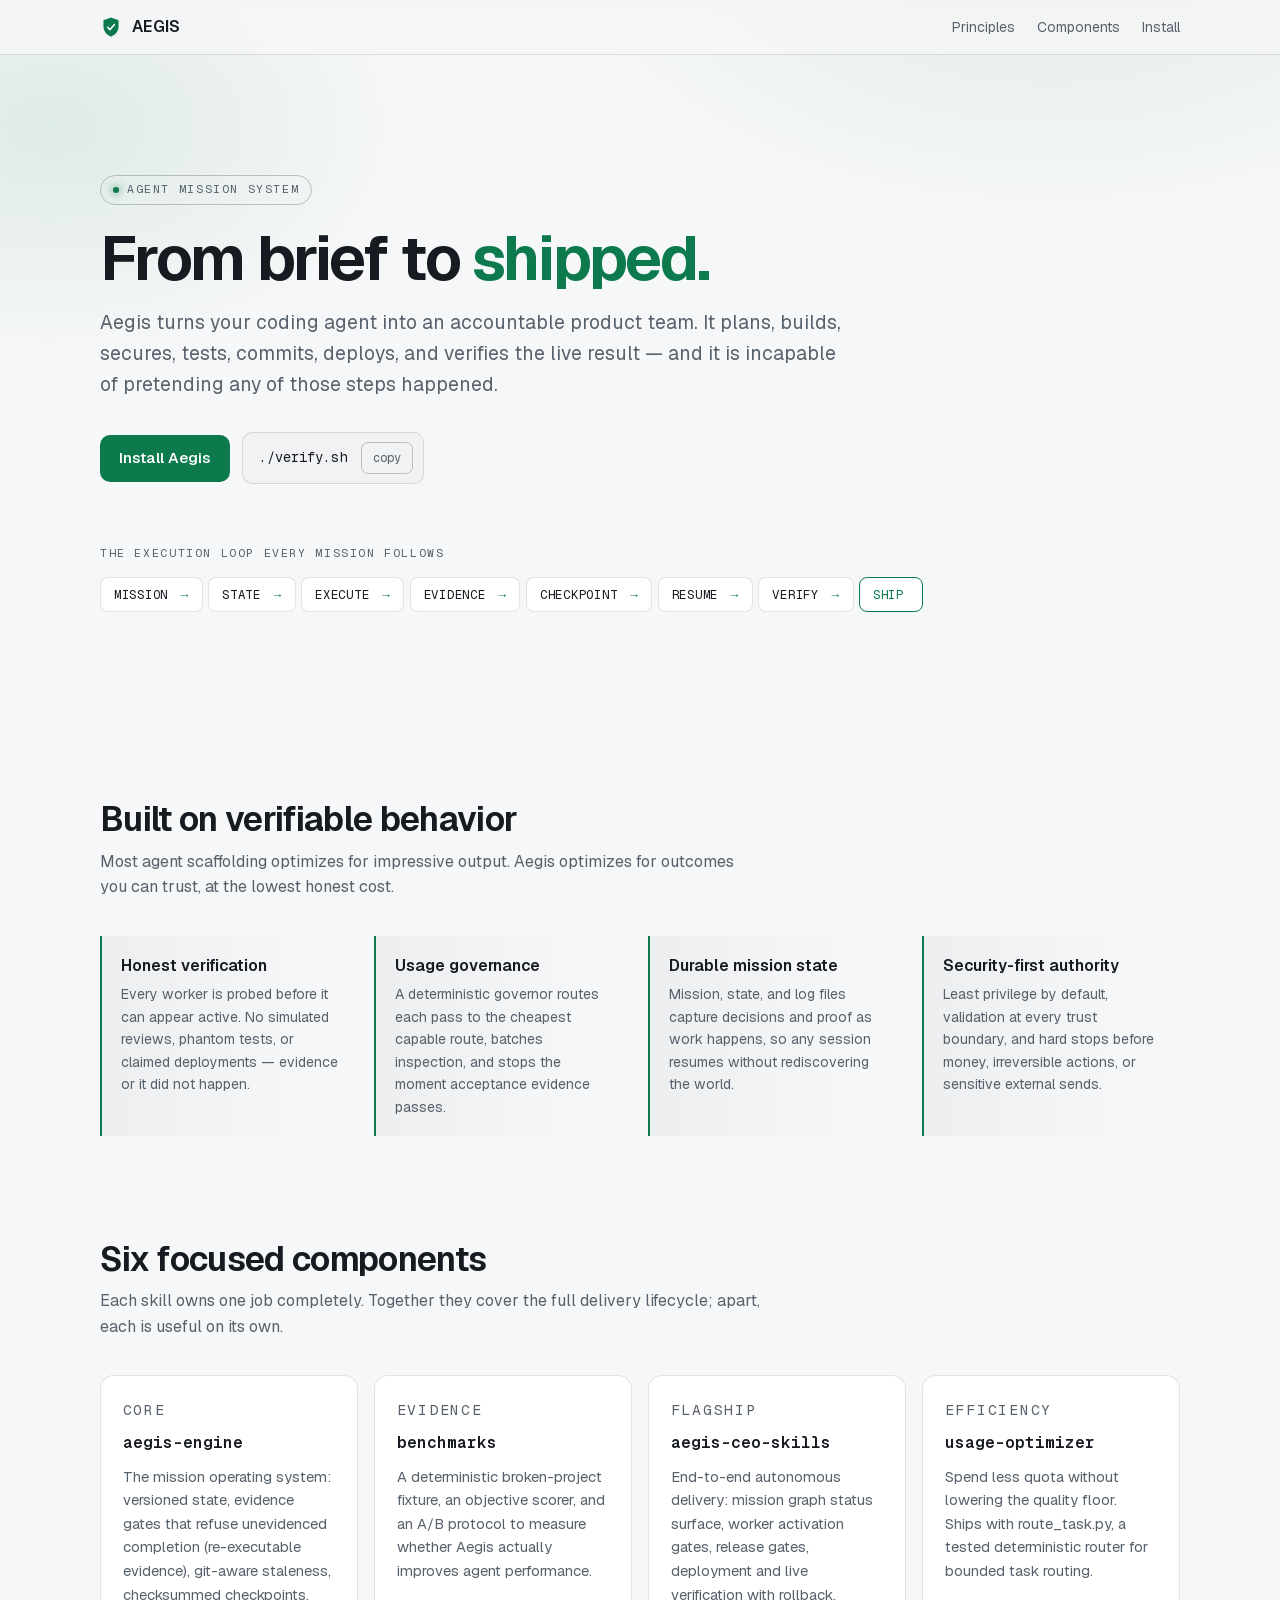
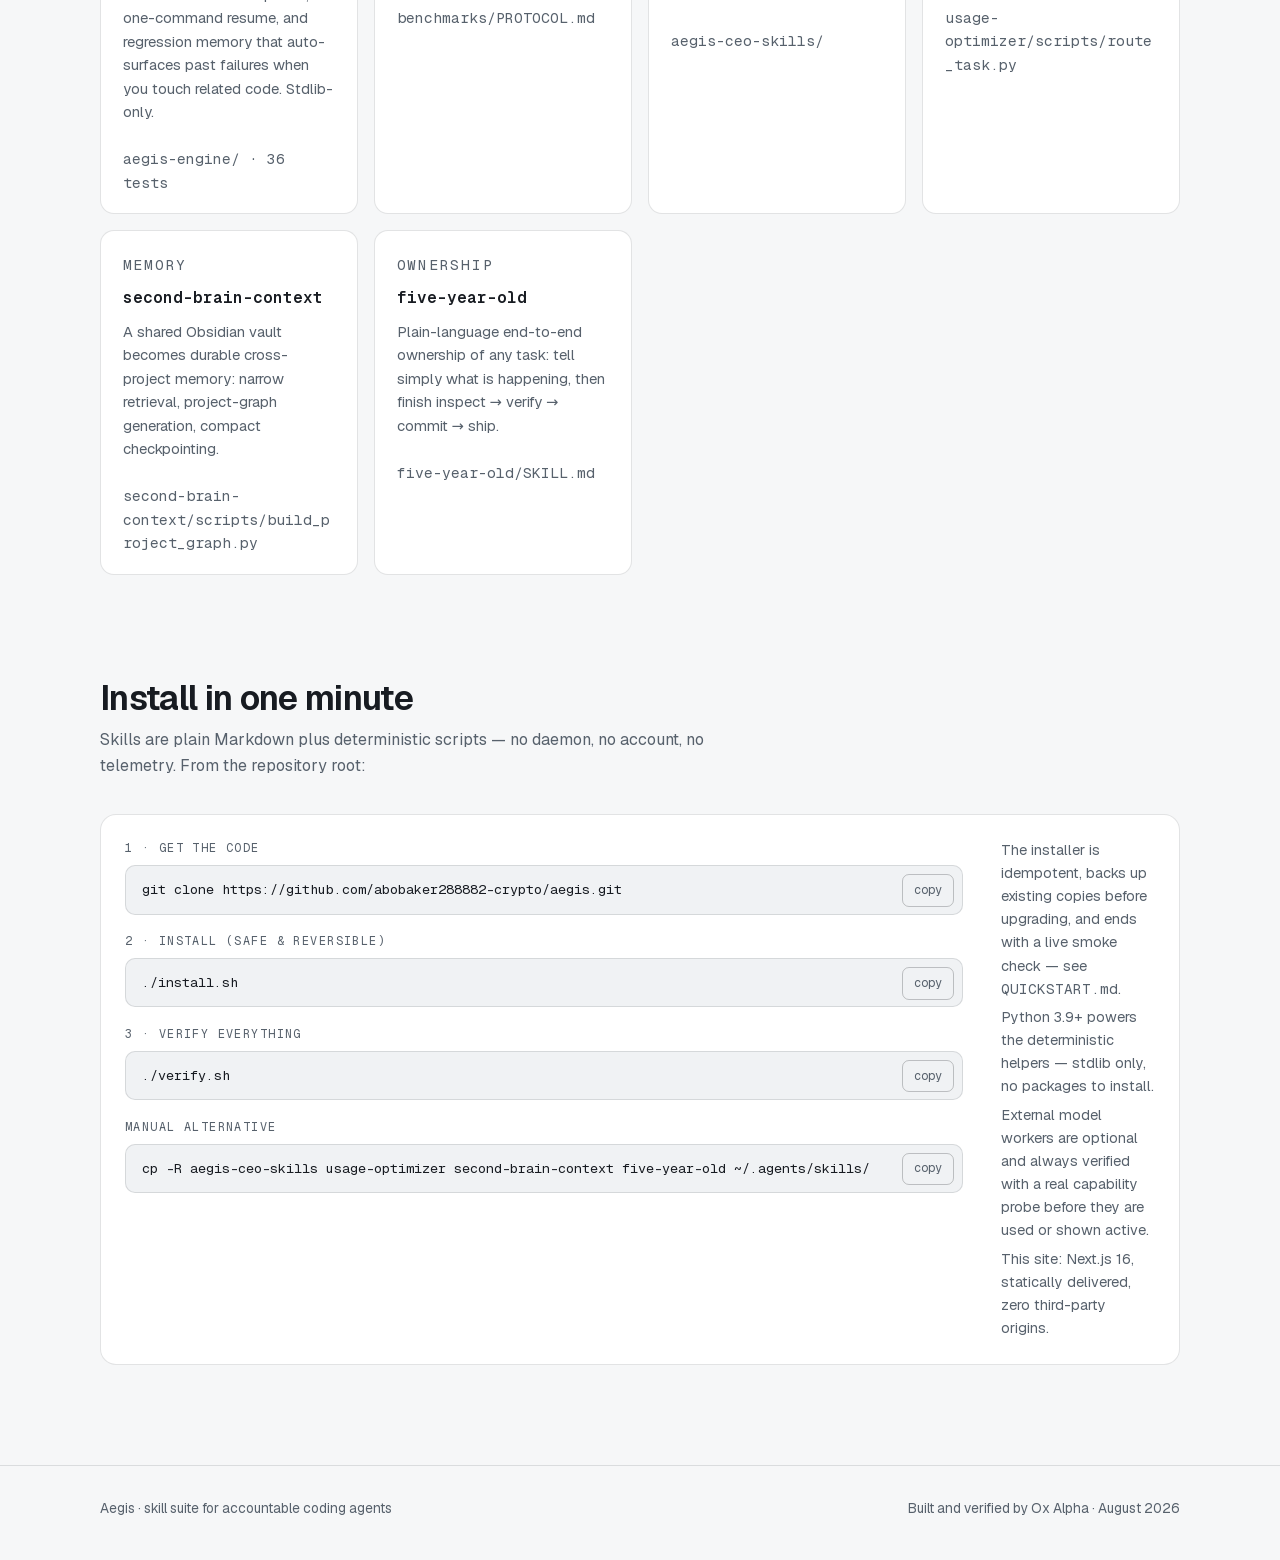
<file: index.html>
<!DOCTYPE html><html lang="en"><head><meta charSet="utf-8"/><meta name="viewport" content="width=device-width, initial-scale=1"/><link rel="stylesheet" href="/_next/static/css/index.B1SCf3bv.css" data-rsc-css-href="/_next/static/css/index.B1SCf3bv.css" data-precedence="vite-rsc/importer-resources"/><link rel="modulepreload" fetchPriority="low" href="/_next/static/chunks/index--sifxvEa.js"/><script src="/_next/static/chunks/rolldown-runtime-C60lm6uB.js" type="module" async=""></script><script src="/_next/static/chunks/framework-BaE7mD_r.js" type="module" async=""></script><script src="/_next/static/chunks/app-elements-Drg5O4vw.js" type="module" async=""></script><script src="/_next/static/chunks/hash-D0ldriCF.js" type="module" async=""></script><script src="/_next/static/chunks/record-BdkTR7AP.js" type="module" async=""></script><script src="/_next/static/chunks/app-rsc-cache-busting-L8lBxkGq.js" type="module" async=""></script><script src="/_next/static/chunks/app-rsc-render-mode-IDJu5NEE.js" type="module" async=""></script><script src="/_next/static/chunks/headers-MnPyToYO.js" type="module" async=""></script><script src="/_next/static/chunks/protocol-headers-BwkNXebS.js" type="module" async=""></script><script src="/_next/static/chunks/deployment-id-DFhHa9wO.js" type="module" async=""></script><script src="/_next/static/chunks/navigation-errors-wvgRKjB-.js" type="module" async=""></script><link rel="modulepreload" href="/_next/static/chunks/layout-segment-context-BoirKyIN.js" crossorigin=""/><link rel="modulepreload" href="/_next/static/chunks/link-x7YLPnR6.js" crossorigin=""/><link rel="modulepreload" href="/_next/static/chunks/query-DDhZxhdQ.js" crossorigin=""/><link rel="modulepreload" href="/_next/static/chunks/CopyButton-BSLIUMZZ.js" crossorigin=""/><title>Aegis — Ship outcomes, not artifacts</title><meta name="description" content="A skill suite that turns your coding agent into an accountable product team: plan, build, secure, test, commit, deploy, and verify live — without faking any step."/><meta property="og:title" content="Aegis — Ship outcomes, not artifacts"/><meta property="og:description" content="Turn your coding agent into an accountable product team: plan, build, secure, test, deploy, and verify live — without faking any step."/><meta property="og:url" content="https://abobaker288882-crypto.github.io/"/><meta property="og:site_name" content="Aegis"/><meta property="og:type" content="website"/><meta property="og:image" content="http://localhost:3000/og.png"/><meta property="og:image:width" content="1200"/><meta property="og:image:height" content="630"/><meta property="og:image:alt" content="Aegis — from brief to shipped"/><meta name="twitter:card" content="summary_large_image"/><meta name="twitter:title" content="Aegis — Ship outcomes, not artifacts"/><meta name="twitter:description" content="Turn your coding agent into an accountable product team — without faking any step."/><meta name="twitter:image" content="http://localhost:3000/og.png"/><meta name="theme-color" content="#f6f7f8" media="(prefers-color-scheme: light)"/><meta name="theme-color" content="#0a0c0f" media="(prefers-color-scheme: dark)"/><script>Object.assign(((self[Symbol.for("vinext.navigationRuntime")]??={bootstrap:{routeManifest:null},functions:{}}).bootstrap.rsc??={rsc:[]}),{params:{},nav:{"pathname":"/","searchParams":[]}})</script><link rel="modulepreload" href="/_next/static/chunks/index--sifxvEa.js" />
</head><body><header class="site-header"><div class="container"><a href="/" class="brand" aria-label="Aegis home"><svg width="22" height="22" viewBox="0 0 32 32" aria-hidden="true"><path d="M16 2l11 4v9c0 7.5-4.7 12.6-11 15C9.7 27.6 5 22.5 5 15V6z" fill="var(--accent)"></path><path d="M11.2 16.4l3.3 3.3 6.3-7" fill="none" stroke="var(--on-accent)" stroke-width="2.4" stroke-linecap="round" stroke-linejoin="round"></path></svg>AEGIS</a><nav class="site-nav" aria-label="Primary"><a href="#principles">Principles</a><a href="#components">Components</a><a href="#install">Install</a></nav></div></header><main><section class="hero"><div class="container"><p class="eyebrow">Agent mission system</p><h1>From brief to <em>shipped.</em></h1><p class="lede">Aegis turns your coding agent into an accountable product team. It plans, builds, secures, tests, commits, deploys, and verifies the live result — and it is incapable of pretending any of those steps happened.</p><div class="hero-actions"><a class="btn btn-primary" href="#install">Install Aegis</a><span class="install-chip"><code>./verify.sh</code><button type="button" class="copy-btn" data-copied="false" aria-label="Copy to clipboard">copy</button></span></div><div class="pipeline-section"><p class="pipeline-label" id="pipeline-label">The execution loop every mission follows</p><ol class="pipeline" aria-labelledby="pipeline-label"><li>MISSION</li><li>STATE</li><li>EXECUTE</li><li>EVIDENCE</li><li>CHECKPOINT</li><li>RESUME</li><li>VERIFY</li><li data-state="terminal">SHIP</li></ol></div></div></section><section class="section container" id="principles"><div class="section-head"><h2>Built on verifiable behavior</h2><p>Most agent scaffolding optimizes for impressive output. Aegis optimizes for outcomes you can trust, at the lowest honest cost.</p></div><div class="pillars"><div class="pillar"><h3>Honest verification</h3><p>Every worker is probed before it can appear active. No simulated reviews, phantom tests, or claimed deployments — evidence or it did not happen.</p></div><div class="pillar"><h3>Usage governance</h3><p>A deterministic governor routes each pass to the cheapest capable route, batches inspection, and stops the moment acceptance evidence passes.</p></div><div class="pillar"><h3>Durable mission state</h3><p>Mission, state, and log files capture decisions and proof as work happens, so any session resumes without rediscovering the world.</p></div><div class="pillar"><h3>Security-first authority</h3><p>Least privilege by default, validation at every trust boundary, and hard stops before money, irreversible actions, or sensitive external sends.</p></div></div></section><section class="section container" id="components"><div class="section-head"><h2>Six focused components</h2><p>Each skill owns one job completely. Together they cover the full delivery lifecycle; apart, each is useful on its own.</p></div><div class="grid-cards"><article class="card"><p class="card-tag">Core</p><h3>aegis-engine</h3><p>The mission operating system: versioned state, evidence gates that refuse unevidenced completion (re-executable evidence), git-aware staleness, checksummed checkpoints, one-command resume, and regression memory that auto-surfaces past failures when you touch related code. Stdlib-only.</p><p class="card-path">aegis-engine/ · 36 tests</p></article><article class="card"><p class="card-tag">Evidence</p><h3>benchmarks</h3><p>A deterministic broken-project fixture, an objective scorer, and an A/B protocol to measure whether Aegis actually improves agent performance.</p><p class="card-path">benchmarks/PROTOCOL.md</p></article><article class="card"><p class="card-tag">Flagship</p><h3>aegis-ceo-skills</h3><p>End-to-end autonomous delivery: mission graph status surface, worker activation gates, release gates, deployment and live verification with rollback.</p><p class="card-path">aegis-ceo-skills/</p></article><article class="card"><p class="card-tag">Efficiency</p><h3>usage-optimizer</h3><p>Spend less quota without lowering the quality floor. Ships with route_task.py, a tested deterministic router for bounded task routing.</p><p class="card-path">usage-optimizer/scripts/route_task.py</p></article><article class="card"><p class="card-tag">Memory</p><h3>second-brain-context</h3><p>A shared Obsidian vault becomes durable cross-project memory: narrow retrieval, project-graph generation, compact checkpointing.</p><p class="card-path">second-brain-context/scripts/build_project_graph.py</p></article><article class="card"><p class="card-tag">Ownership</p><h3>five-year-old</h3><p>Plain-language end-to-end ownership of any task: tell simply what is happening, then finish inspect → verify → commit → ship.</p><p class="card-path">five-year-old/SKILL.md</p></article></div></section><section class="section container" id="install"><div class="section-head"><h2>Install in one minute</h2><p>Skills are plain Markdown plus deterministic scripts — no daemon, no account, no telemetry. From the repository root:</p></div><div class="install-panel"><dl class="step"><dt>1 · Get the code</dt><dd><div class="codeblock"><code>git clone https://github.com/abobaker288882-crypto/aegis.git</code><button type="button" class="copy-btn" data-copied="false" aria-label="Copy to clipboard">copy</button></div></dd><dt>2 · Install (safe &amp; reversible)</dt><dd><div class="codeblock"><code>./install.sh</code><button type="button" class="copy-btn" data-copied="false" aria-label="Copy to clipboard">copy</button></div></dd><dt>3 · Verify everything</dt><dd><div class="codeblock"><code>./verify.sh</code><button type="button" class="copy-btn" data-copied="false" aria-label="Copy to clipboard">copy</button></div></dd><dt>Manual alternative</dt><dd><div class="codeblock"><code>cp -R aegis-ceo-skills usage-optimizer second-brain-context five-year-old ~/.agents/skills/</code><button type="button" class="copy-btn" data-copied="false" aria-label="Copy to clipboard">copy</button></div></dd></dl><ul class="requirements"><li>The installer is idempotent, backs up existing copies before upgrading, and ends with a live smoke check — see<code> QUICKSTART.md</code>.</li><li>Python 3.9+ powers the deterministic helpers — stdlib only, no packages to install.</li><li>External model workers are optional and always verified with a real capability probe before they are used or shown active.</li><li>This site: Next.js 16, statically delivered, zero third-party origins.</li></ul></div></section></main><footer class="site-footer"><div class="container"><p>Aegis · skill suite for accountable coding agents</p><p>Built and verified by Ox Alpha · August 2026</p></div></footer><script type="module" src="/_next/static/chunks/index--sifxvEa.js" id="_R_" async=""></script><script>((self[Symbol.for("vinext.navigationRuntime")]??={bootstrap:{routeManifest:null},functions:{}}).bootstrap.rsc??={rsc:[]}).rsc.push("2:I[\"152b7c768662\",[],\"Children\",1]\n")</script><script>((self[Symbol.for("vinext.navigationRuntime")]??={bootstrap:{routeManifest:null},functions:{}}).bootstrap.rsc??={rsc:[]}).rsc.push("3:I[\"ac4cd3bf48ca\",[],\"GlobalErrorBoundary\",1]\n")</script><script>((self[Symbol.for("vinext.navigationRuntime")]??={bootstrap:{routeManifest:null},functions:{}}).bootstrap.rsc??={rsc:[]}).rsc.push("4:I[\"f25f62437ec9\",[],\"default\",1]\n")</script><script>((self[Symbol.for("vinext.navigationRuntime")]??={bootstrap:{routeManifest:null},functions:{}}).bootstrap.rsc??={rsc:[]}).rsc.push("5:I[\"ac4cd3bf48ca\",[],\"ErrorBoundary\",1]\n")</script><script>((self[Symbol.for("vinext.navigationRuntime")]??={bootstrap:{routeManifest:null},functions:{}}).bootstrap.rsc??={rsc:[]}).rsc.push("6:I[\"5a70c7692a12\",[],\"LayoutSegmentProvider\",1]\n")</script><script>((self[Symbol.for("vinext.navigationRuntime")]??={bootstrap:{routeManifest:null},functions:{}}).bootstrap.rsc??={rsc:[]}).rsc.push("7:I[\"152b7c768662\",[],\"Slot\",1]\n")</script><script>((self[Symbol.for("vinext.navigationRuntime")]??={bootstrap:{routeManifest:null},functions:{}}).bootstrap.rsc??={rsc:[]}).rsc.push("8:I[\"302faa7eb9bd\",[],\"AppRouterScrollTarget\",1]\n")</script><script>((self[Symbol.for("vinext.navigationRuntime")]??={bootstrap:{routeManifest:null},functions:{}}).bootstrap.rsc??={rsc:[]}).rsc.push("9:I[\"ac4cd3bf48ca\",[],\"RedirectBoundary\",1]\n")</script><script>((self[Symbol.for("vinext.navigationRuntime")]??={bootstrap:{routeManifest:null},functions:{}}).bootstrap.rsc??={rsc:[]}).rsc.push(":HL[\"/_next/static/css/index.B1SCf3bv.css\",\"style\"     ]\n")</script><script>((self[Symbol.for("vinext.navigationRuntime")]??={bootstrap:{routeManifest:null},functions:{}}).bootstrap.rsc??={rsc:[]}).rsc.push("0:{\"__route\":\"route:/\",\"__interceptionContext\":null,\"__layoutIds\":[\"layout:/\"],\"__rootLayout\":\"/\",\"__sourcePage\":\"/page\",\"page:/\":\"$L1\",\"layout:/\":[[[[\"$\",\"link\",\"css:/_next/static/css/index.B1SCf3bv.css\",{\"rel\":\"stylesheet\",\"precedence\":\"vite-rsc/importer-resources\",\"href\":\"/_next/static/css/index.B1SCf3bv.css\",\"data-rsc-css-href\":\"/_next/static/css/index.B1SCf3bv.css\"}],\"$undefined\"],[\"$\",\"html\",null,{\"lang\":\"en\",\"children\":[\"$\",\"body\",null,{\"children\":[\"$\",\"$L2\",null,{}]}]}]],null],\"route:/\":[[[\"$\",\"meta\",null,{\"charSet\":\"utf-8\"}],[[\"$\",\"title\",\"0\",{\"children\":\"Aegis — Ship outcomes, not artifacts\"}],[\"$\",\"meta\",\"1\",{\"name\":\"description\",\"content\":\"A skill suite that turns your coding agent into an accountable product team: plan, build, secure, test, commit, deploy, and verify live — without faking any step.\"}],[\"$\",\"meta\",\"2\",{\"property\":\"og:title\",\"content\":\"Aegis — Ship outcomes, not artifacts\"}],[\"$\",\"meta\",\"3\",{\"property\":\"og:description\",\"content\":\"Turn your coding agent into an accountable product team: plan, build, secure, test, deploy, and verify live — without faking any step.\"}],[\"$\",\"meta\",\"4\",{\"property\":\"og:url\",\"content\":\"https://abobaker288882-crypto.github.io/\"}],[\"$\",\"meta\",\"5\",{\"property\":\"og:site_name\",\"content\":\"Aegis\"}],[\"$\",\"meta\",\"6\",{\"property\":\"og:type\",\"content\":\"website\"}],[\"$\",\"meta\",\"7\",{\"property\":\"og:image\",\"content\":\"http://localhost:3000/og.png\"}],[\"$\",\"meta\",\"8\",{\"property\":\"og:image:width\",\"content\":\"1200\"}],[\"$\",\"meta\",\"9\",{\"property\":\"og:image:height\",\"content\":\"630\"}],[\"$\",\"meta\",\"10\",{\"property\":\"og:image:alt\",\"content\":\"Aegis — from brief to shipped\"}],[\"$\",\"meta\",\"11\",{\"name\":\"twitter:card\",\"content\":\"summary_large_image\"}],[\"$\",\"meta\",\"12\",{\"name\":\"twitter:title\",\"content\":\"Aegis — Ship outcomes, not artifacts\"}],[\"$\",\"meta\",\"13\",{\"name\":\"twitter:description\",\"content\":\"Turn your coding agent into an accountable product team — without faking any step.\"}],[\"$\",\"meta\",\"14\",{\"name\":\"twitter:image\",\"content\":\"http://localhost:3000/og.png\"}]],[[\"$\",\"meta\",\"0\",{\"name\":\"viewport\",\"content\":\"width=device-width, initial-scale=1\"}],[\"$\",\"meta\",\"1\",{\"name\":\"theme-color\",\"content\":\"#f6f7f8\",\"media\":\"(prefers-color-scheme: light)\"}],[\"$\",\"meta\",\"2\",{\"name\":\"theme-color\",\"content\":\"#0a0c0f\",\"media\":\"(prefers-color-scheme: dark)\"}]]],[\"$\",\"$L3\",null,{\"fallback\":\"$4\",\"children\":[\"$\",\"$L5\",null,{\"fallback\":\"$4\",\"children\":[\"$\",\"$L6\",null,{\"providerId\":\"layout:/\",\"segmentMap\":{\"children\":[]},\"children\":[\"$\",\"$L7\",null,{\"id\":\"layout:/\",\"parallelSlots\":\"$undefined\",\"children\":[\"$\",\"$L8\",null,{\"children\":[\"$\",\"$L9\",null,{\"children\":[[\"$\",\"$L6\",null,{\"providerId\":\"page:/\",\"segmentMap\":{\"children\":[\"__PAGE__\"]},\"children\":[\"$\",\"$L7\",null,{\"id\":\"page:/\"}]}],null]}]}]}]}]}]}],null,null],\"__layoutFlags\":{\"layout:/\":\"s\"},\"__artifactCompatibility\":{\"schemaVersion\":1,\"graphVersion\":\"app-route-graph:1177fd80f83fa7b0\",\"deploymentVersion\":\"36f0f3d8-1460-433d-b067-a4df7958af54\",\"appElementsSchemaVersion\":1,\"rscPayloadSchemaVersion\":1,\"rootBoundaryId\":\"/\",\"renderEpoch\":null},\"__renderObservation\":{\"schemaVersion\":1,\"output\":{\"kind\":\"app-rsc\",\"mountedSlotsFingerprint\":null,\"renderEpoch\":null,\"rootBoundaryId\":\"/\",\"routeId\":\"route:/\"},\"completeness\":\"partial\",\"boundaryOutcome\":{\"kind\":\"unknown\"},\"requestApis\":[{\"kind\":\"connection\",\"status\":\"unknown\"},{\"kind\":\"cookies\",\"status\":\"unknown\"},{\"kind\":\"draftMode\",\"status\":\"unknown\"},{\"kind\":\"headers\",\"status\":\"unknown\"},{\"kind\":\"params\",\"status\":\"unknown\"},{\"kind\":\"searchParams\",\"status\":\"unknown\"}],\"dynamicFetches\":[],\"cacheTags\":[\"/\",\"_N_T_/\",\"_N_T_/index\",\"_N_T_/layout\",\"_N_T_/page\"],\"pathTags\":[\"/\"],\"cacheability\":\"unknown\",\"downgrade\":{\"target\":\"freshRender\",\"reasons\":[{\"code\":\"CP_DOWNGRADE_CACHEABILITY_UNKNOWN\",\"target\":\"freshRender\"},{\"code\":\"CP_DOWNGRADE_INCOMPLETE_OBSERVATION\",\"completeness\":\"partial\",\"target\":\"freshRender\"},{\"code\":\"CP_DOWNGRADE_UNKNOWN_REQUEST_API\",\"requestApi\":\"connection\",\"target\":\"freshRender\"},{\"code\":\"CP_DOWNGRADE_UNKNOWN_REQUEST_API\",\"requestApi\":\"cookies\",\"target\":\"freshRender\"},{\"code\":\"CP_DOWNGRADE_UNKNOWN_REQUEST_API\",\"requestApi\":\"draftMode\",\"target\":\"freshRender\"},{\"code\":\"CP_DOWNGRADE_UNKNOWN_REQUEST_API\",\"requestApi\":\"headers\",\"target\":\"freshRender\"},{\"code\":\"CP_DOWNGRADE_UNKNOWN_REQUEST_API\",\"requestApi\":\"params\",\"target\":\"freshRender\"},{\"code\":\"CP_DOWNGRADE_UNKNOWN_REQUEST_API\",\"requestApi\":\"searchParams\",\"target\":\"freshRender\"}],\"fallback\":{\"kind\":\"breakerFallback\",\"code\":\"CP_PRIVATE_DYNAMIC_DOWNGRADE\",\"mode\":\"renderFresh\",\"scope\":\"affectedOutput\",\"fields\":{\"reasonCodes\":[\"CP_DOWNGRADE_CACHEABILITY_UNKNOWN\",\"CP_DOWNGRADE_INCOMPLETE_OBSERVATION\",\"CP_DOWNGRADE_UNKNOWN_REQUEST_API\",\"CP_DOWNGRADE_UNKNOWN_REQUEST_API\",\"CP_DOWNGRADE_UNKNOWN_REQUEST_API\",\"CP_DOWNGRADE_UNKNOWN_REQUEST_API\",\"CP_DOWNGRADE_UNKNOWN_REQUEST_API\",\"CP_DOWNGRADE_UNKNOWN_REQUEST_API\"],\"target\":\"freshRender\"}},\"isPublicCacheCandidate\":false}}}\n")</script><script>((self[Symbol.for("vinext.navigationRuntime")]??={bootstrap:{routeManifest:null},functions:{}}).bootstrap.rsc??={rsc:[]}).rsc.push("a:I[\"c2747888630f\",[],\"default\",1]\n")</script><script>((self[Symbol.for("vinext.navigationRuntime")]??={bootstrap:{routeManifest:null},functions:{}}).bootstrap.rsc??={rsc:[]}).rsc.push("b:I[\"319c27bb930d\",[],\"default\",1]\n")</script><script>((self[Symbol.for("vinext.navigationRuntime")]??={bootstrap:{routeManifest:null},functions:{}}).bootstrap.rsc??={rsc:[]}).rsc.push("1:[[\"$\",\"header\",null,{\"className\":\"site-header\",\"children\":[\"$\",\"div\",null,{\"className\":\"container\",\"children\":[[\"$\",\"$La\",null,{\"className\":\"brand\",\"href\":\"/\",\"aria-label\":\"Aegis home\",\"children\":[[\"$\",\"svg\",null,{\"width\":\"22\",\"height\":\"22\",\"viewBox\":\"0 0 32 32\",\"aria-hidden\":\"true\",\"children\":[[\"$\",\"path\",null,{\"d\":\"M16 2l11 4v9c0 7.5-4.7 12.6-11 15C9.7 27.6 5 22.5 5 15V6z\",\"fill\":\"var(--accent)\"}],[\"$\",\"path\",null,{\"d\":\"M11.2 16.4l3.3 3.3 6.3-7\",\"fill\":\"none\",\"stroke\":\"var(--on-accent)\",\"strokeWidth\":\"2.4\",\"strokeLinecap\":\"round\",\"strokeLinejoin\":\"round\"}]]}],\"AEGIS\"]}],[\"$\",\"nav\",null,{\"className\":\"site-nav\",\"aria-label\":\"Primary\",\"children\":[[\"$\",\"a\",null,{\"href\":\"#principles\",\"children\":\"Principles\"}],[\"$\",\"a\",null,{\"href\":\"#components\",\"children\":\"Components\"}],[\"$\",\"a\",null,{\"href\":\"#install\",\"children\":\"Install\"}]]}]]}]}],[\"$\",\"main\",null,{\"children\":[[\"$\",\"section\",null,{\"className\":\"hero\",\"children\":[\"$\",\"div\",null,{\"className\":\"container\",\"children\":[[\"$\",\"p\",null,{\"className\":\"eyebrow\",\"children\":\"Agent mission system\"}],[\"$\",\"h1\",null,{\"children\":[\"From brief to \",[\"$\",\"em\",null,{\"children\":\"shipped.\"}]]}],[\"$\",\"p\",null,{\"className\":\"lede\",\"children\":\"Aegis turns your coding agent into an accountable product team. It plans, builds, secures, tests, commits, deploys, and verifies the live result — and it is incapable of pretending any of those steps happened.\"}],[\"$\",\"div\",null,{\"className\":\"hero-actions\",\"children\":[[\"$\",\"a\",null,{\"className\":\"btn btn-primary\",\"href\":\"#install\",\"children\":\"Install Aegis\"}],[\"$\",\"span\",null,{\"className\":\"install-chip\",\"children\":[[\"$\",\"code\",null,{\"children\":\"./verify.sh\"}],[\"$\",\"$Lb\",null,{\"text\":\"./verify.sh\"}]]}]]}],[\"$\",\"div\",null,{\"className\":\"pipeline-section\",\"children\":[[\"$\",\"p\",null,{\"className\":\"pipeline-label\",\"id\":\"pipeline-label\",\"children\":\"The execution loop every mission follows\"}],[\"$\",\"ol\",null,{\"className\":\"pipeline\",\"aria-labelledby\":\"pipeline-label\",\"children\":[[[\"$\",\"li\",\"MISSION\",{\"children\":\"MISSION\"}],[\"$\",\"li\",\"STATE\",{\"children\":\"STATE\"}],[\"$\",\"li\",\"EXECUTE\",{\"children\":\"EXECUTE\"}],[\"$\",\"li\",\"EVIDENCE\",{\"children\":\"EVIDENCE\"}],[\"$\",\"li\",\"CHECKPOINT\",{\"children\":\"CHECKPOINT\"}],[\"$\",\"li\",\"RESUME\",{\"children\":\"RESUME\"}],[\"$\",\"li\",\"VERIFY\",{\"children\":\"VERIFY\"}]],[\"$\",\"li\",null,{\"data-state\":\"terminal\",\"children\":\"SHIP\"}]]}]]}]]}]}],[\"$\",\"section\",null,{\"className\":\"section container\",\"id\":\"principles\",\"children\":[[\"$\",\"div\",null,{\"className\":\"section-head\",\"children\":[[\"$\",\"h2\",null,{\"children\":\"Built on verifiable behavior\"}],[\"$\",\"p\",null,{\"children\":\"Most agent scaffolding optimizes for impressive output. Aegis optimizes for outcomes you can trust, at the lowest honest cost.\"}]]}],[\"$\",\"div\",null,{\"className\":\"pillars\",\"children\":[[\"$\",\"div\",\"Honest verification\",{\"className\":\"pillar\",\"children\":[[\"$\",\"h3\",null,{\"children\":\"Honest verification\"}],[\"$\",\"p\",null,{\"children\":\"Every worker is probed before it can appear active. No simulated reviews, phantom tests, or claimed deployments — evidence or it did not happen.\"}]]}],[\"$\",\"div\",\"Usage governance\",{\"className\":\"pillar\",\"children\":[[\"$\",\"h3\",null,{\"children\":\"Usage governance\"}],[\"$\",\"p\",null,{\"children\":\"A deterministic governor routes each pass to the cheapest capable route, batches inspection, and stops the moment acceptance evidence passes.\"}]]}],[\"$\",\"div\",\"Durable mission state\",{\"className\":\"pillar\",\"children\":[[\"$\",\"h3\",null,{\"children\":\"Durable mission state\"}],[\"$\",\"p\",null,{\"children\":\"Mission, state, and log files capture decisions and proof as work happens, so any session resumes without rediscovering the world.\"}]]}],[\"$\",\"div\",\"Security-first authority\",{\"className\":\"pillar\",\"children\":[[\"$\",\"h3\",null,{\"children\":\"Security-first authority\"}],[\"$\",\"p\",null,{\"children\":\"Least privilege by default, validation at every trust boundary, and hard stops before money, irreversible actions, or sensitive external sends.\"}]]}]]}]]}],[\"$\",\"section\",null,{\"className\":\"section container\",\"id\":\"components\",\"children\":[[\"$\",\"div\",null,{\"className\":\"section-head\",\"children\":[[\"$\",\"h2\",null,{\"children\":\"Six focused components\"}],[\"$\",\"p\",null,{\"children\":\"Each skill owns one job completely. Together they cover the full delivery lifecycle; apart, each is useful on its own.\"}]]}],[\"$\",\"div\",null,{\"className\":\"grid-cards\",\"children\":[[\"$\",\"article\",\"aegis-engine\",{\"className\":\"card\",\"children\":[\"$Lc\",\"$Ld\",\"$Le\",\"$Lf\"]}],\"$L10\",\"$L11\",\"$L12\",\"$L13\",\"$L14\"]}]]}],\"$L15\"]}],\"$L16\"]\n")</script><script>((self[Symbol.for("vinext.navigationRuntime")]??={bootstrap:{routeManifest:null},functions:{}}).bootstrap.rsc??={rsc:[]}).rsc.push("c:[\"$\",\"p\",null,{\"className\":\"card-tag\",\"children\":\"Core\"}]\n")</script><script>((self[Symbol.for("vinext.navigationRuntime")]??={bootstrap:{routeManifest:null},functions:{}}).bootstrap.rsc??={rsc:[]}).rsc.push("d:[\"$\",\"h3\",null,{\"children\":\"aegis-engine\"}]\n")</script><script>((self[Symbol.for("vinext.navigationRuntime")]??={bootstrap:{routeManifest:null},functions:{}}).bootstrap.rsc??={rsc:[]}).rsc.push("e:[\"$\",\"p\",null,{\"children\":\"The mission operating system: versioned state, evidence gates that refuse unevidenced completion (re-executable evidence), git-aware staleness, checksummed checkpoints, one-command resume, and regression memory that auto-surfaces past failures when you touch related code. Stdlib-only.\"}]\n")</script><script>((self[Symbol.for("vinext.navigationRuntime")]??={bootstrap:{routeManifest:null},functions:{}}).bootstrap.rsc??={rsc:[]}).rsc.push("f:[\"$\",\"p\",null,{\"className\":\"card-path\",\"children\":\"aegis-engine/ · 36 tests\"}]\n")</script><script>((self[Symbol.for("vinext.navigationRuntime")]??={bootstrap:{routeManifest:null},functions:{}}).bootstrap.rsc??={rsc:[]}).rsc.push("10:[\"$\",\"article\",\"benchmarks\",{\"className\":\"card\",\"children\":[[\"$\",\"p\",null,{\"className\":\"card-tag\",\"children\":\"Evidence\"}],[\"$\",\"h3\",null,{\"children\":\"benchmarks\"}],[\"$\",\"p\",null,{\"children\":\"A deterministic broken-project fixture, an objective scorer, and an A/B protocol to measure whether Aegis actually improves agent performance.\"}],[\"$\",\"p\",null,{\"className\":\"card-path\",\"children\":\"benchmarks/PROTOCOL.md\"}]]}]\n")</script><script>((self[Symbol.for("vinext.navigationRuntime")]??={bootstrap:{routeManifest:null},functions:{}}).bootstrap.rsc??={rsc:[]}).rsc.push("11:[\"$\",\"article\",\"aegis-ceo-skills\",{\"className\":\"card\",\"children\":[[\"$\",\"p\",null,{\"className\":\"card-tag\",\"children\":\"Flagship\"}],[\"$\",\"h3\",null,{\"children\":\"aegis-ceo-skills\"}],[\"$\",\"p\",null,{\"children\":\"End-to-end autonomous delivery: mission graph status surface, worker activation gates, release gates, deployment and live verification with rollback.\"}],[\"$\",\"p\",null,{\"className\":\"card-path\",\"children\":\"aegis-ceo-skills/\"}]]}]\n")</script><script>((self[Symbol.for("vinext.navigationRuntime")]??={bootstrap:{routeManifest:null},functions:{}}).bootstrap.rsc??={rsc:[]}).rsc.push("12:[\"$\",\"article\",\"usage-optimizer\",{\"className\":\"card\",\"children\":[[\"$\",\"p\",null,{\"className\":\"card-tag\",\"children\":\"Efficiency\"}],[\"$\",\"h3\",null,{\"children\":\"usage-optimizer\"}],[\"$\",\"p\",null,{\"children\":\"Spend less quota without lowering the quality floor. Ships with route_task.py, a tested deterministic router for bounded task routing.\"}],[\"$\",\"p\",null,{\"className\":\"card-path\",\"children\":\"usage-optimizer/scripts/route_task.py\"}]]}]\n")</script><script>((self[Symbol.for("vinext.navigationRuntime")]??={bootstrap:{routeManifest:null},functions:{}}).bootstrap.rsc??={rsc:[]}).rsc.push("13:[\"$\",\"article\",\"second-brain-context\",{\"className\":\"card\",\"children\":[[\"$\",\"p\",null,{\"className\":\"card-tag\",\"children\":\"Memory\"}],[\"$\",\"h3\",null,{\"children\":\"second-brain-context\"}],[\"$\",\"p\",null,{\"children\":\"A shared Obsidian vault becomes durable cross-project memory: narrow retrieval, project-graph generation, compact checkpointing.\"}],[\"$\",\"p\",null,{\"className\":\"card-path\",\"children\":\"second-brain-context/scripts/build_project_graph.py\"}]]}]\n")</script><script>((self[Symbol.for("vinext.navigationRuntime")]??={bootstrap:{routeManifest:null},functions:{}}).bootstrap.rsc??={rsc:[]}).rsc.push("14:[\"$\",\"article\",\"five-year-old\",{\"className\":\"card\",\"children\":[[\"$\",\"p\",null,{\"className\":\"card-tag\",\"children\":\"Ownership\"}],[\"$\",\"h3\",null,{\"children\":\"five-year-old\"}],[\"$\",\"p\",null,{\"children\":\"Plain-language end-to-end ownership of any task: tell simply what is happening, then finish inspect → verify → commit → ship.\"}],[\"$\",\"p\",null,{\"className\":\"card-path\",\"children\":\"five-year-old/SKILL.md\"}]]}]\n")</script><script>((self[Symbol.for("vinext.navigationRuntime")]??={bootstrap:{routeManifest:null},functions:{}}).bootstrap.rsc??={rsc:[]}).rsc.push("15:[\"$\",\"section\",null,{\"className\":\"section container\",\"id\":\"install\",\"children\":[[\"$\",\"div\",null,{\"className\":\"section-head\",\"children\":[[\"$\",\"h2\",null,{\"children\":\"Install in one minute\"}],[\"$\",\"p\",null,{\"children\":\"Skills are plain Markdown plus deterministic scripts — no daemon, no account, no telemetry. From the repository root:\"}]]}],[\"$\",\"div\",null,{\"className\":\"install-panel\",\"children\":[[\"$\",\"dl\",null,{\"className\":\"step\",\"children\":[[\"$\",\"dt\",null,{\"children\":\"1 · Get the code\"}],[\"$\",\"dd\",null,{\"children\":[\"$\",\"div\",null,{\"className\":\"codeblock\",\"children\":[[\"$\",\"code\",null,{\"children\":\"git clone https://github.com/abobaker288882-crypto/aegis.git\"}],[\"$\",\"$Lb\",null,{\"text\":\"git clone https://github.com/abobaker288882-crypto/aegis.git\"}]]}]}],[\"$\",\"dt\",null,{\"children\":\"2 · Install (safe \u0026 reversible)\"}],[\"$\",\"dd\",null,{\"children\":[\"$\",\"div\",null,{\"className\":\"codeblock\",\"children\":[[\"$\",\"code\",null,{\"children\":\"./install.sh\"}],[\"$\",\"$Lb\",null,{\"text\":\"./install.sh\"}]]}]}],[\"$\",\"dt\",null,{\"children\":\"3 · Verify everything\"}],[\"$\",\"dd\",null,{\"children\":[\"$\",\"div\",null,{\"className\":\"codeblock\",\"children\":[[\"$\",\"code\",null,{\"children\":\"./verify.sh\"}],[\"$\",\"$Lb\",null,{\"text\":\"./verify.sh\"}]]}]}],[\"$\",\"dt\",null,{\"children\":\"Manual alternative\"}],[\"$\",\"dd\",null,{\"children\":[\"$\",\"div\",null,{\"className\":\"codeblock\",\"children\":[[\"$\",\"code\",null,{\"children\":\"cp -R aegis-ceo-skills usage-optimizer second-brain-context five-year-old ~/.agents/skills/\"}],[\"$\",\"$Lb\",null,{\"text\":\"cp -R aegis-ceo-skills usage-optimizer second-brain-context five-year-old ~/.agents/skills/\"}]]}]}]]}],[\"$\",\"ul\",null,{\"className\":\"requirements\",\"children\":[[\"$\",\"li\",null,{\"children\":[\"The installer is idempotent, backs up existing copies before upgrading, and ends with a live smoke check — see\",[\"$\",\"code\",null,{\"children\":\" QUICKSTART.md\"}],\".\"]}],[\"$\",\"li\",null,{\"children\":\"Python 3.9+ powers the deterministic helpers — stdlib only, no packages to install.\"}],[\"$\",\"li\",null,{\"children\":\"External model workers are optional and always verified with a real capability probe before they are used or shown active.\"}],[\"$\",\"li\",null,{\"children\":\"This site: Next.js 16, statically delivered, zero third-party origins.\"}]]}]]}]]}]\n")</script><script>((self[Symbol.for("vinext.navigationRuntime")]??={bootstrap:{routeManifest:null},functions:{}}).bootstrap.rsc??={rsc:[]}).rsc.push("16:[\"$\",\"footer\",null,{\"className\":\"site-footer\",\"children\":[\"$\",\"div\",null,{\"className\":\"container\",\"children\":[[\"$\",\"p\",null,{\"children\":\"Aegis · skill suite for accountable coding agents\"}],[\"$\",\"p\",null,{\"children\":\"Built and verified by Ox Alpha · August 2026\"}]]}]}]\n")</script><script>Object.assign(((self[Symbol.for("vinext.navigationRuntime")]??={bootstrap:{routeManifest:null},functions:{}}).bootstrap.rsc??={rsc:[]}),{"initialCacheKind":"static"});((self[Symbol.for("vinext.navigationRuntime")]??={bootstrap:{routeManifest:null},functions:{}}).bootstrap.rsc??={rsc:[]}).done=true</script></body></html>
</file>
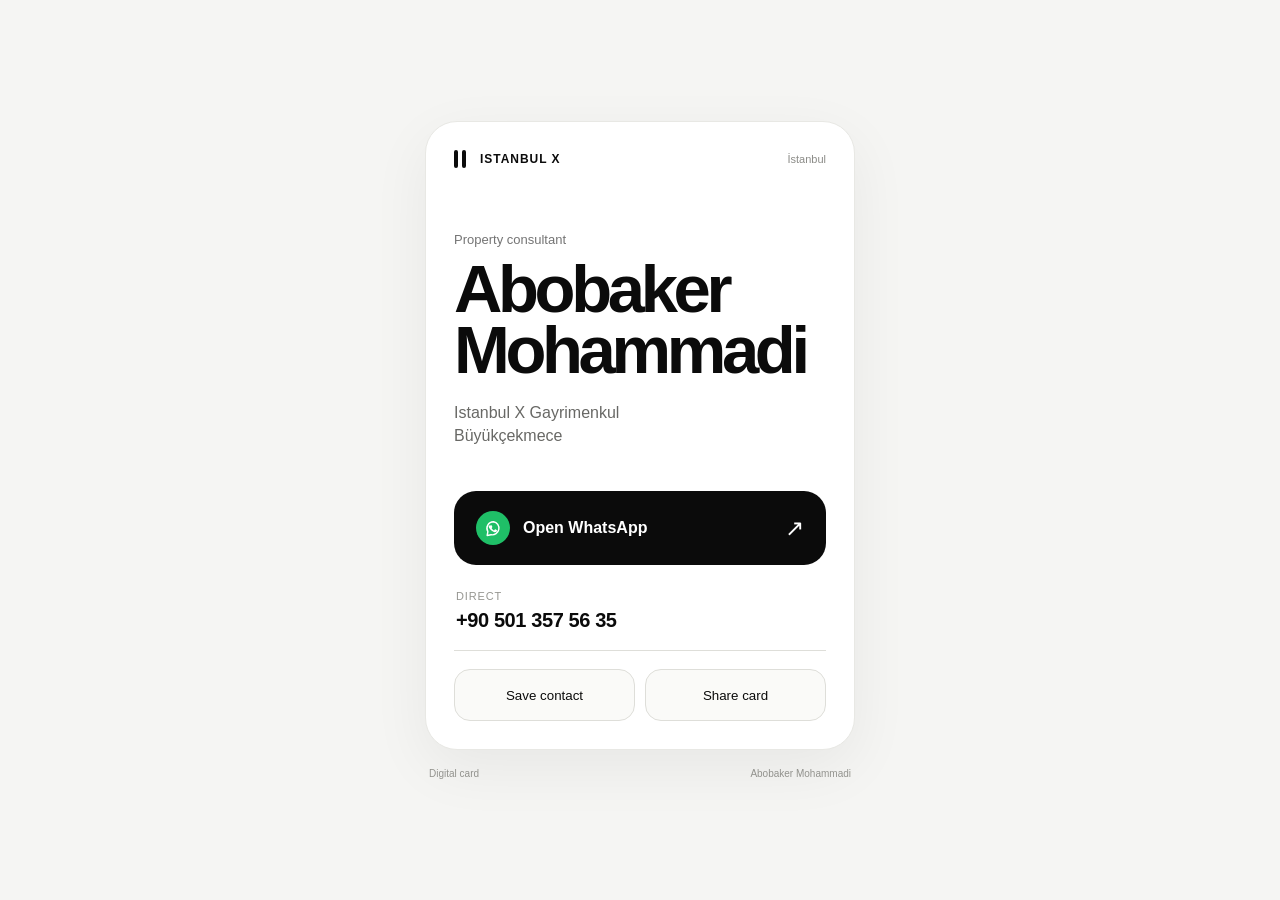
<file: abobaker/index.html>
<!doctype html>
<html lang="en">
<head>
<meta charset="utf-8" />
<meta name="viewport" content="width=device-width,initial-scale=1,viewport-fit=cover" />
<meta name="theme-color" content="#f5f5f3" />
<title>Abobaker Mohammadi</title>
<meta name="description" content="Abobaker Mohammadi · Istanbul X Gayrimenkul" />
<meta property="og:type" content="website" />
<meta property="og:url" content="https://abobaker288882-crypto.github.io/abobaker/" />
<meta property="og:title" content="Abobaker Mohammadi" />
<meta property="og:description" content="Istanbul X Gayrimenkul" />
<meta property="og:image" content="https://image.thum.io/get/width/1200/crop/630/noanimate/https://abobaker288882-crypto.github.io/abobaker/?preview=3" />
<meta property="og:image:secure_url" content="https://image.thum.io/get/width/1200/crop/630/noanimate/https://abobaker288882-crypto.github.io/abobaker/?preview=3" />
<meta property="og:image:type" content="image/png" />
<meta property="og:image:width" content="1200" />
<meta property="og:image:height" content="630" />
<meta name="twitter:card" content="summary_large_image" />
<meta name="twitter:title" content="Abobaker Mohammadi" />
<meta name="twitter:description" content="Istanbul X Gayrimenkul" />
<meta name="twitter:image" content="https://image.thum.io/get/width/1200/crop/630/noanimate/https://abobaker288882-crypto.github.io/abobaker/?preview=3" />
<style>
:root{--bg:#f5f5f3;--ink:#0b0b0b;--muted:#747474;--line:#deded9;--paper:#fff;--green:#1fbf67;--green-dark:#12924b}*{box-sizing:border-box}html,body{margin:0;min-height:100%;font-family:-apple-system,BlinkMacSystemFont,"SF Pro Display","Segoe UI",Helvetica,Arial,sans-serif;color:var(--ink);background:var(--bg)}body{min-height:100svh;display:grid;place-items:center;padding:max(18px,env(safe-area-inset-top)) 18px max(18px,env(safe-area-inset-bottom))}.wrap{width:min(100%,430px)}.card{background:var(--paper);border:1px solid #e8e8e4;border-radius:32px;padding:28px;box-shadow:0 18px 60px rgba(0,0,0,.06)}.top{display:flex;align-items:center;justify-content:space-between;gap:20px}.brand{display:flex;align-items:center;gap:10px;font-size:12px;font-weight:700;letter-spacing:.08em}.brandmark{display:grid;grid-template-columns:4px 4px;gap:4px;width:16px;height:18px;align-items:center}.brandmark i{display:block;width:4px;height:18px;border-radius:8px;background:#0b0b0b}.place{font-size:11px;color:#8b8b87}.hero{padding:64px 0 44px}.kicker{font-size:13px;color:var(--muted);margin-bottom:12px}.name{margin:0;font-size:clamp(48px,13vw,67px);line-height:.91;letter-spacing:-.065em;font-weight:700}.role{margin-top:20px;font-size:16px;line-height:1.45;color:#686865;max-width:270px}.primary{display:flex;align-items:center;justify-content:space-between;gap:18px;width:100%;min-height:74px;border-radius:22px;background:var(--ink);color:#fff;text-decoration:none;padding:0 22px;font-size:16px;font-weight:650;transition:transform .18s ease,background .18s ease}.primary:active{transform:scale(.985)}.whatsapp{display:flex;align-items:center;gap:13px}.waicon{width:34px;height:34px;border-radius:50%;background:var(--green);display:grid;place-items:center;flex:0 0 auto}.waicon svg{width:19px;height:19px;display:block}.arrow{font-size:23px;font-weight:400}.phone{padding:25px 2px 18px;border-bottom:1px solid var(--line)}.phone small{display:block;font-size:11px;letter-spacing:.08em;text-transform:uppercase;color:#969691;margin-bottom:7px}.phone a{color:var(--ink);text-decoration:none;font-size:20px;font-weight:620;letter-spacing:-.02em}.actions{display:grid;grid-template-columns:1fr 1fr;gap:10px;padding-top:18px}.secondary{height:52px;border-radius:16px;border:1px solid var(--line);background:#fafaf8;color:var(--ink);font:600 13px inherit;cursor:pointer}.secondary:active{transform:scale(.985)}.foot{display:flex;justify-content:space-between;align-items:center;padding:18px 4px 0;color:#969691;font-size:10px}.toast{position:fixed;left:50%;bottom:28px;transform:translate(-50%,18px);padding:11px 15px;border-radius:999px;background:#111;color:#fff;font-size:12px;opacity:0;pointer-events:none;transition:.2s}.toast.show{opacity:1;transform:translate(-50%,0)}@media(max-width:360px){.card{padding:22px}.hero{padding:52px 0 36px}.actions{grid-template-columns:1fr}.name{font-size:48px}}@media(prefers-reduced-motion:no-preference){.card{animation:enter .5s cubic-bezier(.22,.8,.2,1) both}@keyframes enter{from{opacity:0;transform:translateY(14px) scale(.99)}to{opacity:1;transform:none}}}
</style>
</head>
<body>
<main class="wrap">
  <section class="card">
    <div class="top">
      <div class="brand"><span class="brandmark" aria-hidden="true"><i></i><i></i></span>ISTANBUL X</div>
      <div class="place">İstanbul</div>
    </div>

    <div class="hero">
      <div class="kicker">Property consultant</div>
      <h1 class="name">Abobaker<br>Mohammadi</h1>
      <div class="role">Istanbul X Gayrimenkul<br>Büyükçekmece</div>
    </div>

    <a class="primary" href="https://wa.me/905013575635" target="_blank" rel="noopener" aria-label="Open WhatsApp chat with Abobaker">
      <span class="whatsapp"><span class="waicon" aria-hidden="true"><svg viewBox="0 0 24 24" fill="none"><path d="M12 3.4a8.3 8.3 0 0 0-7.1 12.6L4 20.8l4.9-.9A8.3 8.3 0 1 0 12 3.4Z" stroke="white" stroke-width="1.8" stroke-linejoin="round"/><path d="M8.2 8.3c.2-.5.4-.5.7-.5h.4c.2 0 .4.1.5.4l.7 1.6c.1.3.1.5-.1.7l-.6.8c-.2.2-.1.5.1.8.5.9 1.3 1.7 2.2 2.2.3.2.6.2.8-.1l.8-1c.2-.2.4-.3.7-.1l1.6.8c.3.1.4.3.4.5 0 .3-.2 1.3-.8 1.8-.6.5-1.4.7-2.2.5-1.1-.2-2.7-.9-4.4-2.4-1.9-1.7-2.9-3.8-3-4.6-.2-.7 0-1.3.2-1.4Z" fill="white"/></svg></span>Open WhatsApp</span>
      <span class="arrow">↗</span>
    </a>

    <div class="phone"><small>Direct</small><a href="tel:+905013575635">+90 501 357 56 35</a></div>

    <div class="actions">
      <button class="secondary" id="save">Save contact</button>
      <button class="secondary" id="share">Share card</button>
    </div>
  </section>
  <div class="foot"><span>Digital card</span><span>Abobaker Mohammadi</span></div>
</main>
<div class="toast" id="toast">Link copied</div>
<script>
const vcard=`BEGIN:VCARD\nVERSION:3.0\nN:Mohammadi;Abobaker;;;\nFN:Abobaker Mohammadi\nORG:Istanbul X Gayrimenkul\nTEL;TYPE=CELL:+905013575635\nEND:VCARD`;
document.getElementById('save').onclick=()=>{const b=new Blob([vcard],{type:'text/vcard;charset=utf-8'}),u=URL.createObjectURL(b),a=document.createElement('a');a.href=u;a.download='Abobaker-Mohammadi.vcf';document.body.appendChild(a);a.click();a.remove();setTimeout(()=>URL.revokeObjectURL(u),1000)};
const toast=document.getElementById('toast');function show(){toast.classList.add('show');setTimeout(()=>toast.classList.remove('show'),1600)}
document.getElementById('share').onclick=async()=>{const data={title:'Abobaker Mohammadi',text:'Abobaker Mohammadi · Istanbul X Gayrimenkul',url:location.href};try{if(navigator.share)await navigator.share(data);else{await navigator.clipboard.writeText(location.href);show()}}catch(e){}};
</script>
</body>
</html>
</file>
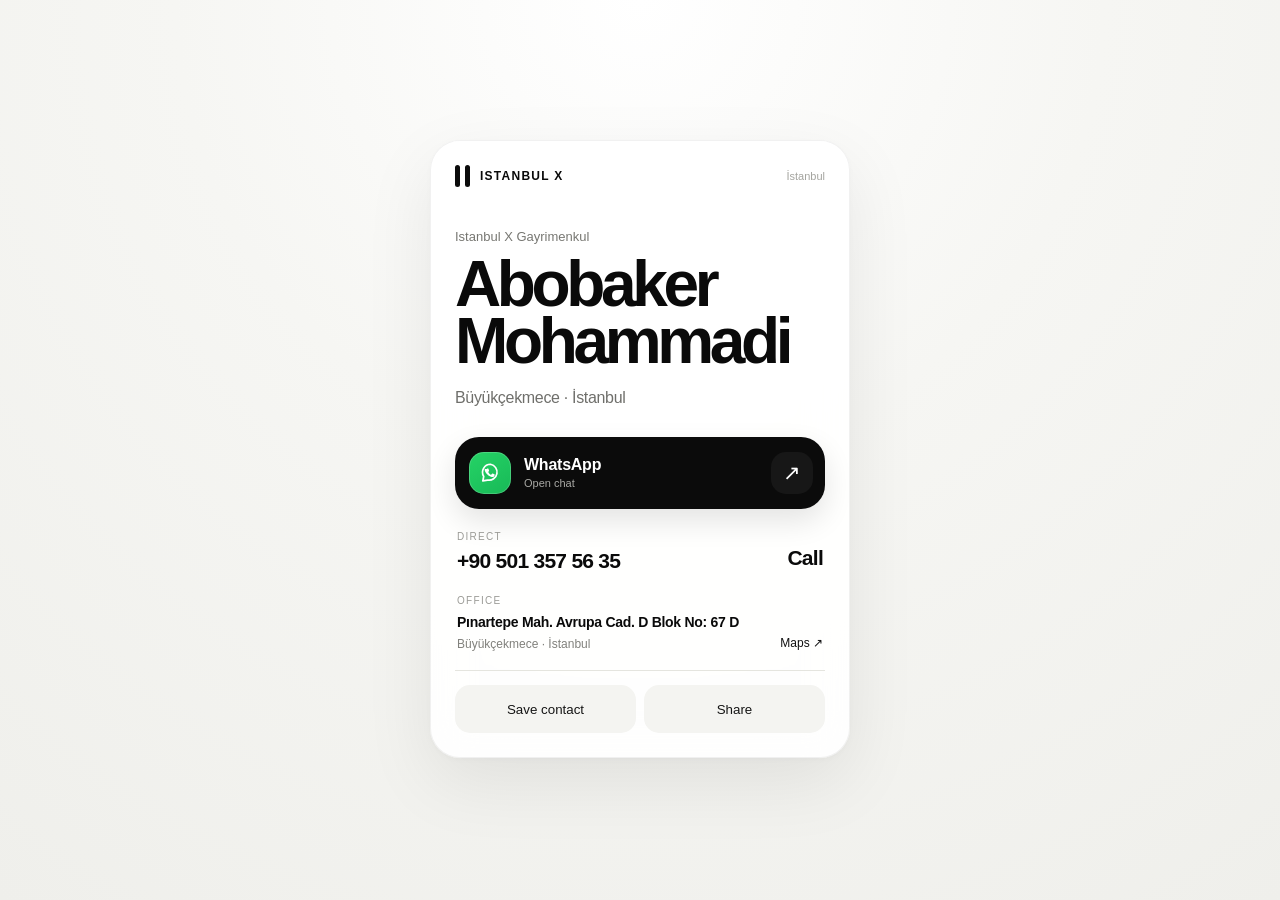
<file: card/index.html>
<!doctype html>
<html lang="en">
<head>
<meta charset="utf-8" />
<meta name="viewport" content="width=device-width,initial-scale=1,viewport-fit=cover" />
<meta http-equiv="Cache-Control" content="no-cache, no-store, must-revalidate" />
<meta http-equiv="Pragma" content="no-cache" />
<meta http-equiv="Expires" content="0" />
<meta name="theme-color" content="#f4f4f1" />
<title>Abobaker Mohammadi</title>
<meta name="description" content="Abobaker Mohammadi · Istanbul X Gayrimenkul" />
<meta property="og:type" content="website" />
<meta property="og:url" content="https://abobakermohammadi.github.io/card/" />
<meta property="og:title" content="Abobaker Mohammadi" />
<meta property="og:description" content="Istanbul X Gayrimenkul · Büyükçekmece, İstanbul" />
<meta property="og:image" content="https://image.thum.io/get/width/1200/crop/630/noanimate/https://abobakermohammadi.github.io/card/?preview=8" />
<meta property="og:image:secure_url" content="https://image.thum.io/get/width/1200/crop/630/noanimate/https://abobakermohammadi.github.io/card/?preview=8" />
<meta property="og:image:type" content="image/png" />
<meta property="og:image:width" content="1200" />
<meta property="og:image:height" content="630" />
<meta name="twitter:card" content="summary_large_image" />
<meta name="twitter:title" content="Abobaker Mohammadi" />
<meta name="twitter:description" content="Istanbul X Gayrimenkul" />
<meta name="twitter:image" content="https://image.thum.io/get/width/1200/crop/630/noanimate/https://abobakermohammadi.github.io/card/?preview=8" />
<style>
:root{--bg:#f4f4f1;--paper:rgba(255,255,255,.92);--ink:#0a0a0a;--muted:#777772;--soft:#a4a49f;--line:#e5e5df;--green:#25d366;--green2:#18b957}
*{box-sizing:border-box}
html,body{margin:0;min-height:100%;font-family:-apple-system,BlinkMacSystemFont,"SF Pro Display","Helvetica Neue",Arial,sans-serif;background:var(--bg);color:var(--ink)}
body{min-height:100svh;display:grid;place-items:center;padding:max(18px,env(safe-area-inset-top)) 16px max(20px,env(safe-area-inset-bottom));background:radial-gradient(circle at 50% 0%,#fff 0,#f6f6f3 42%,#efefeb 100%)}
.wrap{width:min(100%,420px)}
.card{position:relative;overflow:hidden;background:var(--paper);border:1px solid rgba(0,0,0,.055);border-radius:30px;padding:24px;box-shadow:0 24px 70px rgba(17,17,17,.08),0 2px 8px rgba(17,17,17,.03);backdrop-filter:blur(20px);-webkit-backdrop-filter:blur(20px)}
.card:before{content:"";position:absolute;inset:0 0 auto 0;height:1px;background:rgba(255,255,255,.9)}
.top{display:flex;align-items:center;justify-content:space-between;gap:20px}.brand{display:flex;align-items:center;gap:10px;font-size:12px;font-weight:750;letter-spacing:.105em}.brandmark{display:flex;gap:5px}.brandmark i{display:block;width:5px;height:22px;border-radius:99px;background:#0b0b0b}.place{font-size:11px;color:var(--soft)}
.hero{padding:42px 0 30px}.kicker{font-size:13px;color:var(--muted);margin-bottom:12px}.name{margin:0;font-size:clamp(47px,13vw,64px);line-height:.9;letter-spacing:-.068em;font-weight:760}.location{margin-top:18px;font-size:16px;letter-spacing:-.02em;color:#6f6f6b}
.wa{display:flex;align-items:center;justify-content:space-between;gap:18px;width:100%;min-height:72px;border-radius:24px;background:#0b0b0b;color:#fff;text-decoration:none;padding:10px 12px 10px 14px;box-shadow:0 12px 30px rgba(0,0,0,.11);transition:transform .18s ease,box-shadow .18s ease}.wa:active{transform:scale(.986);box-shadow:0 8px 18px rgba(0,0,0,.08)}.waleft{display:flex;align-items:center;gap:13px}.waicon{width:42px;height:42px;border-radius:15px;background:linear-gradient(145deg,var(--green),var(--green2));display:grid;place-items:center;box-shadow:inset 0 0 0 1px rgba(255,255,255,.18)}.waicon svg{width:23px;height:23px}.walabel strong{display:block;font-size:16px;font-weight:700;letter-spacing:-.015em}.walabel span{display:block;margin-top:3px;font-size:11px;color:#a9a9a5}.go{width:42px;height:42px;border-radius:15px;background:#171717;display:grid;place-items:center;font-size:21px}
.phone{display:flex;align-items:flex-end;justify-content:space-between;gap:18px;padding:22px 2px 18px}.phone small,.office small{display:block;font-size:10px;letter-spacing:.13em;text-transform:uppercase;color:#9b9b96;margin-bottom:7px}.phone a{color:var(--ink);text-decoration:none;font-size:21px;font-weight:650;letter-spacing:-.035em}.call{font-size:12px;color:#7d7d78;text-decoration:none;padding-bottom:3px}
.office{display:flex;align-items:flex-end;justify-content:space-between;gap:18px;padding:4px 2px 18px}.office-main{min-width:0}.office strong{display:block;font-size:14px;line-height:1.35;font-weight:620;letter-spacing:-.02em}.office span{display:block;margin-top:4px;font-size:12px;line-height:1.4;color:#81817c}.maps{font-size:12px;color:#111;text-decoration:none;white-space:nowrap;padding-bottom:2px}
.divider{height:1px;background:var(--line)}
.actions{display:flex;gap:8px;padding-top:14px}.action{flex:1;height:48px;border:0;border-radius:15px;background:#f4f4f1;color:#161616;font:650 13px inherit;cursor:pointer;transition:transform .16s ease,background .16s ease}.action:active{transform:scale(.98);background:#ecece7}
.toast{position:fixed;left:50%;bottom:28px;transform:translate(-50%,16px);background:#111;color:#fff;padding:11px 15px;border-radius:999px;font-size:12px;opacity:0;pointer-events:none;transition:.2s}.toast.show{opacity:1;transform:translate(-50%,0)}
@media(max-width:360px){.card{padding:21px;border-radius:27px}.hero{padding:34px 0 26px}.name{font-size:47px}.actions{flex-direction:column}.action{width:100%}}
@media(prefers-reduced-motion:no-preference){.card{animation:enter .46s cubic-bezier(.22,.8,.2,1) both}@keyframes enter{from{opacity:0;transform:translateY(12px) scale(.992)}to{opacity:1;transform:none}}}
</style>
</head>
<body>
<main class="wrap">
<section class="card">
  <div class="top">
    <div class="brand"><span class="brandmark" aria-hidden="true"><i></i><i></i></span>ISTANBUL X</div>
    <div class="place">İstanbul</div>
  </div>
  <div class="hero">
    <div class="kicker">Istanbul X Gayrimenkul</div>
    <h1 class="name">Abobaker<br>Mohammadi</h1>
    <div class="location">Büyükçekmece · İstanbul</div>
  </div>
  <a class="wa" href="https://wa.me/905013575635?text=Merhaba%20Abobaker%20Bey%2C%20Istanbul%20X%20%C3%BCzerinden%20size%20ula%C5%9F%C4%B1yorum.%20Gayrimenkul%20i%C5%9Flemi%20hakk%C4%B1nda%20bilgi%20almak%20istiyorum." target="_blank" rel="noopener" aria-label="Open WhatsApp chat with Abobaker">
    <span class="waleft">
      <span class="waicon" aria-hidden="true"><svg viewBox="0 0 24 24" fill="none"><path d="M12 3.4a8.3 8.3 0 0 0-7.1 12.6L4 20.8l4.9-.9A8.3 8.3 0 1 0 12 3.4Z" stroke="white" stroke-width="1.8" stroke-linejoin="round"/><path d="M8.2 8.3c.2-.5.4-.5.7-.5h.4c.2 0 .4.1.5.4l.7 1.6c.1.3.1.5-.1.7l-.6.8c-.2.2-.1.5.1.8.5.9 1.3 1.7 2.2 2.2.3.2.6.2.8-.1l.8-1c.2-.2.4-.3.7-.1l1.6.8c.3.1.4.3.4.5 0 .3-.2 1.3-.8 1.8-.6.5-1.4.7-2.2.5-1.1-.2-2.7-.9-4.4-2.4-1.9-1.7-2.9-3.8-3-4.6-.2-.7 0-1.3.2-1.4Z" fill="white"/></svg></span>
      <span class="walabel"><strong>WhatsApp</strong><span>Open chat</span></span>
    </span>
    <span class="go">↗</span>
  </a>
  <div class="phone">
    <div><small>Direct</small><a href="tel:+905013575635">+90 501 357 56 35</a></div>
    <a class="call" href="tel:+905013575635">Call</a>
  </div>
  <div class="office">
    <div class="office-main"><small>Office</small><strong>Pınartepe Mah. Avrupa Cad. D Blok No: 67 D</strong><span>Büyükçekmece · İstanbul</span></div>
    <a class="maps" href="https://www.google.com/maps/search/?api=1&query=P%C4%B1nartepe%20Mah.%20Avrupa%20Cad.%20D%20Blok%20Apt.%20D%C4%B1%C5%9F%20Kap%C4%B1%20No%2067%20D%20B%C3%BCy%C3%BCk%C3%A7ekmece%20%C4%B0stanbul" target="_blank" rel="noopener">Maps ↗</a>
  </div>
  <div class="divider"></div>
  <div class="actions">
    <button class="action" id="save">Save contact</button>
    <button class="action" id="share">Share</button>
  </div>
</section>
</main>
<div class="toast" id="toast">Link copied</div>
<script>
const vcard=`BEGIN:VCARD\nVERSION:3.0\nN:Mohammadi;Abobaker;;;\nFN:Abobaker Mohammadi\nORG:Istanbul X Gayrimenkul\nTEL;TYPE=CELL:+905013575635\nADR;TYPE=WORK:;;Pınartepe Mah. Avrupa Cad. D Blok Apt. Dış Kapı No: 67 D;Büyükçekmece;İstanbul;;Türkiye\nEND:VCARD`;
document.getElementById('save').onclick=()=>{const b=new Blob([vcard],{type:'text/vcard;charset=utf-8'}),u=URL.createObjectURL(b),a=document.createElement('a');a.href=u;a.download='Abobaker-Mohammadi.vcf';document.body.appendChild(a);a.click();a.remove();setTimeout(()=>URL.revokeObjectURL(u),1000)};
const toast=document.getElementById('toast');function show(){toast.classList.add('show');setTimeout(()=>toast.classList.remove('show'),1600)}
document.getElementById('share').onclick=async()=>{const data={title:'Abobaker Mohammadi',text:'Abobaker Mohammadi · Istanbul X Gayrimenkul',url:'https://abobakermohammadi.github.io/card/'};try{if(navigator.share)await navigator.share(data);else{await navigator.clipboard.writeText(data.url);show()}}catch(e){}};
</script>
</body>
</html>
</file>
<file: _next/static/css/index.B1SCf3bv.css>
/*! tailwindcss v4.2.1 | MIT License | https://tailwindcss.com */
@layer properties{@supports (((-webkit-hyphens:none)) and (not (margin-trim:inline))) or ((-moz-orient:inline) and (not (color:rgb(from red r g b)))){*,:before,:after{--tw-rotate-x:initial;--tw-rotate-y:initial;--tw-rotate-z:initial;--tw-skew-x:initial;--tw-skew-y:initial;--tw-border-style:solid;--tw-outline-style:solid;--tw-ease:initial}::backdrop{--tw-rotate-x:initial;--tw-rotate-y:initial;--tw-rotate-z:initial;--tw-skew-x:initial;--tw-skew-y:initial;--tw-border-style:solid;--tw-outline-style:solid;--tw-ease:initial}}}@layer theme{:root,:host{--font-sans:ui-sans-serif, system-ui, sans-serif, "Apple Color Emoji", "Segoe UI Emoji", "Segoe UI Symbol", "Noto Color Emoji";--font-mono:ui-monospace, SFMono-Regular, Menlo, Monaco, Consolas, "Liberation Mono", "Courier New", monospace;--spacing:.25rem;--font-weight-normal:400;--font-weight-medium:500;--radius-sm:.25rem;--radius-md:.375rem;--radius-lg:.5rem;--radius-2xl:1rem;--shadow-sm:0 1px 3px 0 #0000001a, 0 1px 2px -1px #0000001a;--ease-in-out:cubic-bezier(.4, 0, .2, 1);--default-transition-duration:.15s;--default-transition-timing-function:cubic-bezier(.4, 0, .2, 1);--default-font-family:var(--font-sans);--default-mono-font-family:var(--font-mono)}}@layer base{*,:after,:before{box-sizing:border-box;border:0 solid;margin:0;padding:0}::backdrop{box-sizing:border-box;border:0 solid;margin:0;padding:0}::file-selector-button{box-sizing:border-box;border:0 solid;margin:0;padding:0}html,:host{-webkit-text-size-adjust:100%;tab-size:4;line-height:1.5;font-family:var(--default-font-family,ui-sans-serif, system-ui, sans-serif, "Apple Color Emoji", "Segoe UI Emoji", "Segoe UI Symbol", "Noto Color Emoji");font-feature-settings:var(--default-font-feature-settings,normal);font-variation-settings:var(--default-font-variation-settings,normal);-webkit-tap-highlight-color:transparent}hr{height:0;color:inherit;border-top-width:1px}abbr:where([title]){-webkit-text-decoration:underline dotted;text-decoration:underline dotted}h1,h2,h3,h4,h5,h6{font-size:inherit;font-weight:inherit}a{color:inherit;-webkit-text-decoration:inherit;-webkit-text-decoration:inherit;text-decoration:inherit}b,strong{font-weight:bolder}code,kbd,samp,pre{font-family:var(--default-mono-font-family,ui-monospace, SFMono-Regular, Menlo, Monaco, Consolas, "Liberation Mono", "Courier New", monospace);font-feature-settings:var(--default-mono-font-feature-settings,normal);font-variation-settings:var(--default-mono-font-variation-settings,normal);font-size:1em}small{font-size:80%}sub,sup{vertical-align:baseline;font-size:75%;line-height:0;position:relative}sub{bottom:-.25em}sup{top:-.5em}table{text-indent:0;border-color:inherit;border-collapse:collapse}:-moz-focusring{outline:auto}progress{vertical-align:baseline}summary{display:list-item}ol,ul,menu{list-style:none}img,svg,video,canvas,audio,iframe,embed,object{vertical-align:middle;display:block}img,video{max-width:100%;height:auto}button,input,select,optgroup,textarea{font:inherit;font-feature-settings:inherit;font-variation-settings:inherit;letter-spacing:inherit;color:inherit;opacity:1;background-color:#0000;border-radius:0}::file-selector-button{font:inherit;font-feature-settings:inherit;font-variation-settings:inherit;letter-spacing:inherit;color:inherit;opacity:1;background-color:#0000;border-radius:0}:where(select:is([multiple],[size])) optgroup{font-weight:bolder}:where(select:is([multiple],[size])) optgroup option{padding-inline-start:20px}::file-selector-button{margin-inline-end:4px}::placeholder{opacity:1}@supports (not ((-webkit-appearance:-apple-pay-button))) or (contain-intrinsic-size:1px){::placeholder{color:currentColor}@supports (color:color-mix(in lab, red, red)){::placeholder{color:color-mix(in oklab, currentcolor 50%, transparent)}}}textarea{resize:vertical}::-webkit-search-decoration{-webkit-appearance:none}::-webkit-date-and-time-value{min-height:1lh;text-align:inherit}::-webkit-datetime-edit{display:inline-flex}::-webkit-datetime-edit-fields-wrapper{padding:0}::-webkit-datetime-edit{padding-block:0}::-webkit-datetime-edit-year-field{padding-block:0}::-webkit-datetime-edit-month-field{padding-block:0}::-webkit-datetime-edit-day-field{padding-block:0}::-webkit-datetime-edit-hour-field{padding-block:0}::-webkit-datetime-edit-minute-field{padding-block:0}::-webkit-datetime-edit-second-field{padding-block:0}::-webkit-datetime-edit-millisecond-field{padding-block:0}::-webkit-datetime-edit-meridiem-field{padding-block:0}::-webkit-calendar-picker-indicator{line-height:1}:-moz-ui-invalid{box-shadow:none}button,input:where([type=button],[type=reset],[type=submit]){-webkit-appearance:button;appearance:button}::file-selector-button{-webkit-appearance:button;appearance:button}::-webkit-inner-spin-button{height:auto}::-webkit-outer-spin-button{height:auto}[hidden]:where(:not([hidden=until-found])){display:none!important}}@layer components;@layer utilities{.sr-only{clip-path:inset(50%);white-space:nowrap;border-width:0;width:1px;height:1px;margin:-1px;padding:0;position:absolute;overflow:hidden}.static{position:static}.start{inset-inline-start:var(--spacing)}.container{width:100%}@media (min-width:40rem){.container{max-width:40rem}}@media (min-width:48rem){.container{max-width:48rem}}@media (min-width:64rem){.container{max-width:64rem}}@media (min-width:80rem){.container{max-width:80rem}}@media (min-width:96rem){.container{max-width:96rem}}.flex{display:flex}.inline{display:inline}.table{display:table}.flex-shrink{flex-shrink:1}.border-collapse{border-collapse:collapse}.transform{transform:var(--tw-rotate-x,) var(--tw-rotate-y,) var(--tw-rotate-z,) var(--tw-skew-x,) var(--tw-skew-y,)}.resize{resize:both}.flex-wrap{flex-wrap:wrap}.border{border-style:var(--tw-border-style);border-width:1px}.text-nowrap{text-wrap:nowrap}.outline{outline-style:var(--tw-outline-style);outline-width:1px}.transition{transition-property:color,background-color,border-color,outline-color,text-decoration-color,fill,stroke,--tw-gradient-from,--tw-gradient-via,--tw-gradient-to,opacity,box-shadow,transform,translate,scale,rotate,filter,-webkit-backdrop-filter,backdrop-filter,display,content-visibility,overlay,pointer-events;transition-timing-function:var(--tw-ease,var(--default-transition-timing-function));transition-duration:var(--tw-duration,var(--default-transition-duration))}.ease-in-out{--tw-ease:var(--ease-in-out);transition-timing-function:var(--ease-in-out)}}@font-face{font-family:Geist;font-style:normal;font-weight:100 900;font-display:swap;src:url(/fonts/Geist-cyrillic-ext.woff2)format("woff2");unicode-range:U+460-52F,U+1C80-1C8A,U+20B4,U+2DE0-2DFF,U+A640-A69F,U+FE2E-FE2F}@font-face{font-family:Geist;font-style:normal;font-weight:100 900;font-display:swap;src:url(/fonts/Geist-cyrillic.woff2)format("woff2");unicode-range:U+301,U+400-45F,U+490-491,U+4B0-4B1,U+2116}@font-face{font-family:Geist;font-style:normal;font-weight:100 900;font-display:swap;src:url(/fonts/Geist-vietnamese.woff2)format("woff2");unicode-range:U+102-103,U+110-111,U+128-129,U+168-169,U+1A0-1A1,U+1AF-1B0,U+300-301,U+303-304,U+308-309,U+323,U+329,U+1EA0-1EF9,U+20AB}@font-face{font-family:Geist;font-style:normal;font-weight:100 900;font-display:swap;src:url(/fonts/Geist-latin-ext.woff2)format("woff2");unicode-range:U+100-2BA,U+2BD-2C5,U+2C7-2CC,U+2CE-2D7,U+2DD-2FF,U+304,U+308,U+329,U+1D00-1DBF,U+1E00-1E9F,U+1EF2-1EFF,U+2020,U+20A0-20AB,U+20AD-20C0,U+2113,U+2C60-2C7F,U+A720-A7FF}@font-face{font-family:Geist;font-style:normal;font-weight:100 900;font-display:swap;src:url(/fonts/Geist-latin.woff2)format("woff2");unicode-range:U+??,U+131,U+152-153,U+2BB-2BC,U+2C6,U+2DA,U+2DC,U+304,U+308,U+329,U+2000-206F,U+20AC,U+2122,U+2191,U+2193,U+2212,U+2215,U+FEFF,U+FFFD}@font-face{font-family:Geist Mono;font-style:normal;font-weight:100 900;font-display:swap;src:url(/fonts/GeistMono-cyrillic-ext.woff2)format("woff2");unicode-range:U+460-52F,U+1C80-1C8A,U+20B4,U+2DE0-2DFF,U+A640-A69F,U+FE2E-FE2F}@font-face{font-family:Geist Mono;font-style:normal;font-weight:100 900;font-display:swap;src:url(/fonts/GeistMono-cyrillic.woff2)format("woff2");unicode-range:U+301,U+400-45F,U+490-491,U+4B0-4B1,U+2116}@font-face{font-family:Geist Mono;font-style:normal;font-weight:100 900;font-display:swap;src:url(/fonts/GeistMono-symbols2.woff2)format("woff2");unicode-range:U+2000-2001,U+2004-2008,U+200A,U+23B8-23BD,U+2500-259F}@font-face{font-family:Geist Mono;font-style:normal;font-weight:100 900;font-display:swap;src:url(/fonts/GeistMono-vietnamese.woff2)format("woff2");unicode-range:U+102-103,U+110-111,U+128-129,U+168-169,U+1A0-1A1,U+1AF-1B0,U+300-301,U+303-304,U+308-309,U+323,U+329,U+1EA0-1EF9,U+20AB}@font-face{font-family:Geist Mono;font-style:normal;font-weight:100 900;font-display:swap;src:url(/fonts/GeistMono-latin-ext.woff2)format("woff2");unicode-range:U+100-2BA,U+2BD-2C5,U+2C7-2CC,U+2CE-2D7,U+2DD-2FF,U+304,U+308,U+329,U+1D00-1DBF,U+1E00-1E9F,U+1EF2-1EFF,U+2020,U+20A0-20AB,U+20AD-20C0,U+2113,U+2C60-2C7F,U+A720-A7FF}@font-face{font-family:Geist Mono;font-style:normal;font-weight:100 900;font-display:swap;src:url(/fonts/GeistMono-latin.woff2)format("woff2");unicode-range:U+??,U+131,U+152-153,U+2BB-2BC,U+2C6,U+2DA,U+2DC,U+304,U+308,U+329,U+2000-206F,U+20AC,U+2122,U+2191,U+2193,U+2212,U+2215,U+FEFF,U+FFFD}:root{--lightningcss-light:initial;--lightningcss-dark: ;color-scheme:light dark;--bg:var(--lightningcss-light,#f6f7f8)var(--lightningcss-dark,#0a0c0f);--bg-raised:var(--lightningcss-light,#fff)var(--lightningcss-dark,#101419);--bg-inset:var(--lightningcss-light,#eceef0)var(--lightningcss-dark,#151a21);--border:var(--lightningcss-light,#161a201f)var(--lightningcss-dark,#ffffff1a);--border-strong:var(--lightningcss-light,#161a203d)var(--lightningcss-dark,#ffffff38);--text:var(--lightningcss-light,#171b21)var(--lightningcss-dark,#e9edf1);--text-muted:var(--lightningcss-light,#57616c)var(--lightningcss-dark,#97a1ac);--accent:var(--lightningcss-light,#0c7a4d)var(--lightningcss-dark,#3ddc97);--accent-strong:var(--lightningcss-light,#085c39)var(--lightningcss-dark,#6ff0bb);--on-accent:var(--lightningcss-light,#fff)var(--lightningcss-dark,#06130d);--code-bg:var(--lightningcss-light,#f0f2f4)var(--lightningcss-dark,#141a21);--glow:var(--lightningcss-light,#0c7a4d1a)var(--lightningcss-dark,#3ddc9717);--font-sans:"Geist", -apple-system, system-ui, sans-serif;--font-mono:"Geist Mono", ui-monospace, "SF Mono", Menlo, monospace}@media (prefers-color-scheme:dark){:root{--lightningcss-light: ;--lightningcss-dark:initial}}*{box-sizing:border-box}html{scroll-behavior:smooth}@media (prefers-reduced-motion:reduce){html{scroll-behavior:auto}*,:before,:after{transition-duration:.01ms!important;animation-duration:.01ms!important}}body{background:radial-gradient(52rem 30rem at 82% -8%, var(--glow), transparent 60%), radial-gradient(40rem 26rem at 4% 14%, var(--glow), transparent 55%), linear-gradient(var(--border) 1px, transparent 1px) 0 0 / 100% 56rem no-repeat, var(--bg);color:var(--text);font-family:var(--font-sans), Arial, Helvetica, sans-serif;-webkit-font-smoothing:antialiased;text-rendering:optimizelegibility;background-attachment:fixed;margin:0;font-size:16px;line-height:1.6}::selection{background:var(--accent);color:var(--on-accent)}a{color:inherit}:focus-visible{outline:2px solid var(--accent);outline-offset:3px;border-radius:4px}.container{width:min(1080px,100% - 2.5rem);margin-inline:auto}.site-header{z-index:20;-webkit-backdrop-filter:blur(10px);backdrop-filter:blur(10px);background:var(--bg);position:sticky;top:0}@supports (color:color-mix(in lab, red, red)){.site-header{background:color-mix(in srgb, var(--bg) 78%, transparent)}}.site-header{border-bottom:1px solid var(--border)}.site-header .container{justify-content:space-between;align-items:center;gap:1rem;padding-block:.875rem;display:flex}.brand{letter-spacing:.02em;align-items:center;gap:.625rem;font-weight:600;text-decoration:none;display:inline-flex}.brand svg{display:block}.site-nav{gap:1.375rem;display:flex}.site-nav a{color:var(--text-muted);font-size:.875rem;text-decoration:none;transition:color .14s}.site-nav a:hover{color:var(--text)}@media (max-width:560px){.site-nav{display:none}}.hero{padding-block:clamp(4rem,11vw,7.5rem) clamp(2.5rem,6vw,4rem)}.eyebrow{border:1px solid var(--border-strong);color:var(--text-muted);font-family:var(--font-mono), monospace;letter-spacing:.14em;text-transform:uppercase;border-radius:999px;align-items:center;gap:.5rem;margin:0 0 1.25rem;padding:.3rem .75rem;font-size:.72rem;display:inline-flex}.eyebrow:before{content:"";background:var(--accent);width:6px;height:6px;box-shadow:0 0 8px var(--accent);border-radius:50%}.hero h1{letter-spacing:-.03em;text-wrap:balance;max-width:15ch;margin:0 0 1.125rem;font-size:clamp(2.4rem,6vw,3.9rem);font-weight:650;line-height:1.05}.hero h1 em{color:var(--accent);font-style:normal}.lede{max-width:58ch;color:var(--text-muted);text-wrap:pretty;margin:0 0 2rem;font-size:clamp(1.05rem,2vw,1.2rem)}.hero-actions{flex-wrap:wrap;align-items:center;gap:.75rem;margin-bottom:2.75rem;display:flex}.btn{cursor:pointer;border:1px solid #0000;border-radius:10px;align-items:center;gap:.5rem;padding:.65rem 1.15rem;font-size:.95rem;font-weight:550;text-decoration:none;transition:transform .12s,background .14s,border-color .14s;display:inline-flex}.btn:active{transform:translateY(1px)}.btn-primary{background:var(--accent);color:var(--on-accent)}.btn-primary:hover{background:var(--accent-strong)}.btn-secondary{border-color:var(--border-strong);color:var(--text);background:0 0}.btn-secondary:hover{background:var(--bg-inset)}.install-chip{border:1px solid var(--border);background:var(--code-bg);max-width:100%;font-family:var(--font-mono), monospace;border-radius:10px;align-items:center;gap:.875rem;padding:.55rem .6rem .55rem 1rem;font-size:.85rem;display:inline-flex}.install-chip code{white-space:nowrap;scrollbar-width:none;overflow-x:auto}.copy-btn{border:1px solid var(--border-strong);color:var(--text-muted);font-family:var(--font-mono), monospace;cursor:pointer;background:0 0;border-radius:7px;flex:none;align-items:center;gap:.4rem;padding:.35rem .7rem;font-size:.75rem;transition:color .14s,border-color .14s;display:inline-flex}.copy-btn:hover{color:var(--text);border-color:var(--accent)}.copy-btn[data-copied=true]{color:var(--accent);border-color:var(--accent)}.pipeline-section{padding-block:1rem 4.5rem}.pipeline-label{color:var(--text-muted);font-family:var(--font-mono), monospace;letter-spacing:.14em;text-transform:uppercase;margin:0 0 .9rem;font-size:.72rem}.pipeline{flex-wrap:wrap;gap:.5rem .35rem;margin:0;padding:0;list-style:none;display:flex}.pipeline li{border:1px solid var(--border);background:var(--bg-raised);font-family:var(--font-mono), monospace;letter-spacing:.06em;border-radius:8px;align-items:center;gap:.35rem;padding:.42rem .8rem;font-size:.78rem;display:inline-flex}.pipeline li:after{content:"→";color:var(--accent);margin-left:.45rem}.pipeline li:last-child:after{content:"";margin:0}.pipeline li[data-state=terminal]{border-color:var(--accent);color:var(--accent)}.section{padding-block:3.25rem}.section-head{max-width:60ch;margin-bottom:2.25rem}.section-head h2{letter-spacing:-.02em;margin:0 0 .6rem;font-size:clamp(1.5rem,3.4vw,2.1rem);font-weight:640;line-height:1.15}.section-head p{color:var(--text-muted);margin:0}.grid-cards{grid-template-columns:repeat(auto-fit,minmax(min(100%,250px),1fr));gap:1rem;display:grid}.card{border:1px solid var(--border);background:var(--bg-raised);border-radius:14px;flex-direction:column;gap:.55rem;padding:1.35rem 1.35rem 1.2rem;transition:border-color .16s,transform .16s;display:flex;position:relative}.card:hover{border-color:var(--border-strong);transform:translateY(-2px)}.card-tag{color:var(--accent);font-family:var(--font-mono), monospace;letter-spacing:.12em;text-transform:uppercase;margin:0 0 .35rem;font-size:.7rem}.card h3{font-family:var(--font-mono), monospace;margin:0;font-size:1rem;font-weight:600}.card p{color:var(--text-muted);margin:0;font-size:.92rem}.card-path{color:var(--text-muted);font-family:var(--font-mono), monospace;overflow-wrap:anywhere;margin-top:auto;padding-top:.9rem;font-size:.75rem}.pillars{grid-template-columns:repeat(auto-fit,minmax(min(100%,220px),1fr));gap:1rem;display:grid}.pillar{border-left:2px solid var(--accent);background:linear-gradient(90deg, var(--bg-inset), transparent 80%);padding:1.1rem 1.2rem}.pillar h3{margin:0 0 .3rem;font-size:.98rem;font-weight:600}.pillar p{color:var(--text-muted);margin:0;font-size:.88rem}.install-panel{border:1px solid var(--border);background:var(--bg-raised);border-radius:16px;gap:1.25rem;padding:1.5rem;display:grid}@media (min-width:940px){.install-panel{grid-template-columns:1.2fr 1fr;align-items:start}}.step{margin:0}.step dt{color:var(--text-muted);font-family:var(--font-mono), monospace;letter-spacing:.12em;text-transform:uppercase;margin-bottom:.45rem;font-size:.74rem}.step dd{margin:0 0 1.1rem}.step dd:last-child{margin-bottom:0}.codeblock{border:1px solid var(--border);background:var(--code-bg);font-family:var(--font-mono), monospace;border-radius:10px;padding:.8rem 5.75rem .8rem 1rem;font-size:.84rem;position:relative;overflow-x:auto}.codeblock code{white-space:pre}.codeblock .copy-btn{position:absolute;top:.5rem;right:.5rem}@media (max-width:939px){.codeblock{padding-right:1rem}.codeblock .copy-btn{margin-top:.5rem;position:static}}.requirements{color:var(--text-muted);margin:0;padding-left:1.1rem;font-size:.9rem}.requirements li{margin-bottom:.35rem}.requirements li:last-child{margin-bottom:0}.site-footer{border-top:1px solid var(--border);color:var(--text-muted);margin-top:3rem;padding-block:2rem 2.5rem;font-size:.85rem}.site-footer .container{flex-wrap:wrap;justify-content:space-between;gap:.75rem 2rem;display:flex}.site-footer p{margin:0}@property --tw-rotate-x{syntax:"*";inherits:false}@property --tw-rotate-y{syntax:"*";inherits:false}@property --tw-rotate-z{syntax:"*";inherits:false}@property --tw-skew-x{syntax:"*";inherits:false}@property --tw-skew-y{syntax:"*";inherits:false}@property --tw-border-style{syntax:"*";inherits:false;initial-value:solid}@property --tw-outline-style{syntax:"*";inherits:false;initial-value:solid}@property --tw-ease{syntax:"*";inherits:false}
</file>
